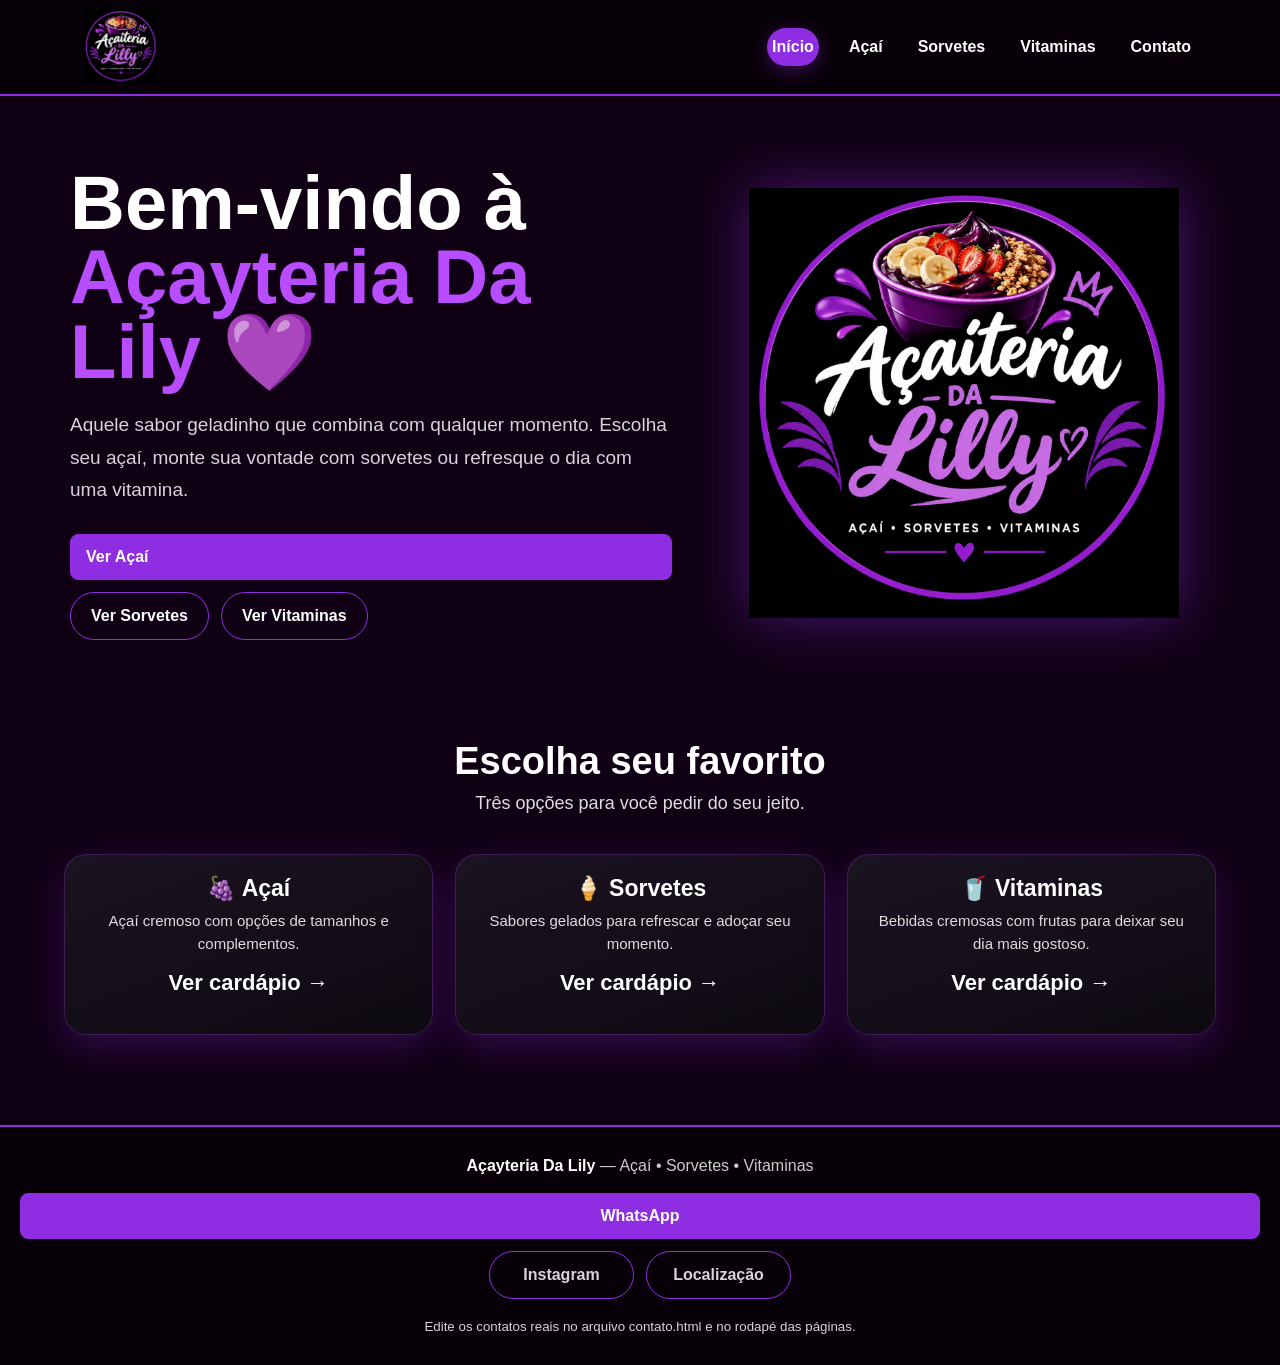
<file: index.html>
<!DOCTYPE html><html lang="pt-BR"><head><title>Açayteria Da Lily | Início</title><meta charset="UTF-8">
<meta name="viewport" content="width=device-width, initial-scale=1.0">
<meta name="description" content="Açayteria Da Lily — açaí, sorvetes e vitaminas.">
<link rel="stylesheet" href="style.css">
<link rel="icon" href="img/logo-acayteria.png">
</head><body>
<header>
  <div class="navbar">
    <a href="index.html"><img class="logo-mini" src="img/logo-acayteria.png" alt="Logo Açayteria Da Lily"></a>
    <nav>
      <a href="index.html" class="ativo">Início</a>
      <a href="acai.html">Açaí</a>
      <a href="sorvetes.html">Sorvetes</a>
      <a href="vitaminas.html">Vitaminas</a>
      <a href="contato.html">Contato</a>
    </nav>
  </div>
</header>
<main>
<section class="hero">
  <div>
    <h1>Bem-vindo à <span class="grad">Açayteria Da Lily</span> 💜</h1>
    <p>Aquele sabor geladinho que combina com qualquer momento. Escolha seu açaí, monte sua vontade com sorvetes ou refresque o dia com uma vitamina.</p>
    <div class="botoes">
      <a class="btn btn-roxo" href="acai.html">Ver Açaí</a>
      <a class="btn btn-outline" href="sorvetes.html">Ver Sorvetes</a>
      <a class="btn btn-outline" href="vitaminas.html">Ver Vitaminas</a>
    </div>
  </div>
  <img class="hero-logo" src="img/logo-acayteria.png" alt="Açayteria Da Lily">
</section>
<section class="secao">
  <div class="titulo"><h2>Escolha seu favorito</h2><p>Três opções para você pedir do seu jeito.</p></div>
  <div class="cards">
    <a class="card" href="acai.html"><div class="card-conteudo"><h3>🍇 Açaí</h3><p>Açaí cremoso com opções de tamanhos e complementos.</p><div class="preco">Ver cardápio →</div></div></a>
    <a class="card" href="sorvetes.html"><div class="card-conteudo"><h3>🍦 Sorvetes</h3><p>Sabores gelados para refrescar e adoçar seu momento.</p><div class="preco">Ver cardápio →</div></div></a>
    <a class="card" href="vitaminas.html"><div class="card-conteudo"><h3>🥤 Vitaminas</h3><p>Bebidas cremosas com frutas para deixar seu dia mais gostoso.</p><div class="preco">Ver cardápio →</div></div></a>
  </div>
</section>
</main><footer>
  <p><strong>Açayteria Da Lily</strong> — Açaí • Sorvetes • Vitaminas</p>
  <div class="social">
    <a class="btn btn-roxo" href="https://wa.me/5500000000000?text=Olá%20Açayteria%20Da%20Lily!" target="_blank">WhatsApp</a>
    <a class="btn btn-outline" href="https://www.instagram.com/" target="_blank">Instagram</a>
    <a class="btn btn-outline" href="https://www.google.com/maps/search/?api=1&query=Açayteria%20Da%20Lily" target="_blank">Localização</a>
  </div>
  <small>Edite os contatos reais no arquivo contato.html e no rodapé das páginas.</small>
</footer></body></html>
</file>
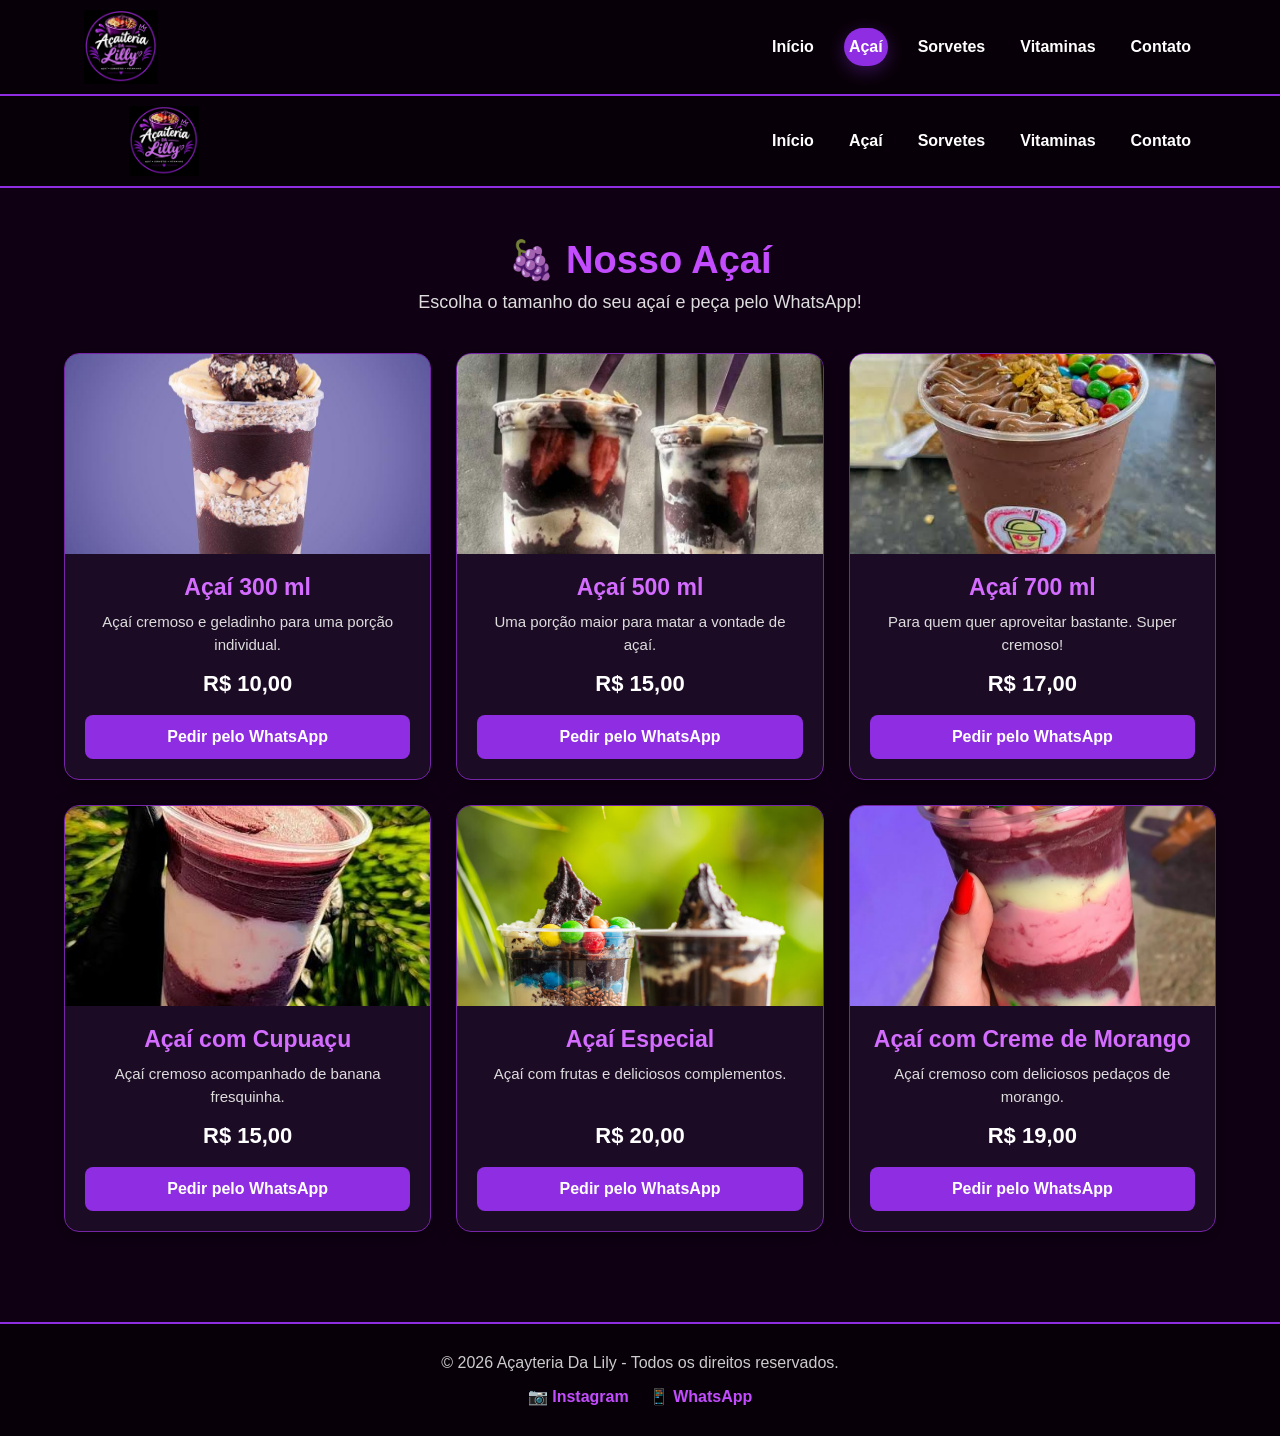
<file: acai.html>
<!DOCTYPE html><html lang="pt-BR"><head><title>Açaí | Açayteria Da Lily</title><meta charset="UTF-8">
<meta name="viewport" content="width=device-width, initial-scale=1.0">
<meta name="description" content="Açayteria Da Lily — açaí, sorvetes e vitaminas.">
<link rel="stylesheet" href="style.css">
<link rel="icon" href="img/logo-acayteria.png">
</head><body>
<header>
  <div class="navbar">
    <a href="index.html"><img class="logo-mini" src="img/logo-acayteria.png" alt="Logo Açayteria Da Lily"></a>
    <nav>
      <a href="index.html">Início</a>
      <a href="acai.html" class="ativo">Açaí</a>
      <a href="sorvetes.html">Sorvetes</a>
      <a href="vitaminas.html">Vitaminas</a>
      <a href="contato.html">Contato</a>
    </nav>
  </div>
</header>

<body>

    <!-- CABEÇALHO -->
    <header>

        <div class="navbar">

            <a href="index.html" class="logo">
                <img src="img/logo-acayteria.png" alt="Açayteria Da Lily">
            </a>

            <nav>
                <a href="index.html">Início</a>
                <a href="acai.html">Açaí</a>
                <a href="sorvetes.html">Sorvetes</a>
                <a href="vitaminas.html">Vitaminas</a>
                <a href="contato.html">Contato</a>
            </nav>

        </div>

    </header>


    <!-- CONTEÚDO PRINCIPAL -->
    <main>

        <section class="secao">

            <div class="titulo">
                <h1>🍇 Nosso Açaí</h1>

                <p>
                    Escolha o tamanho do seu açaí e peça pelo WhatsApp!
                </p>
            </div>


            <!-- PRODUTOS -->
            <div class="grid-produtos">


                <!-- AÇAÍ 300 ML -->
                <article class="card-produto">

                    <div class="imagem-produto">
                        <img src="img/300.jpg" alt="Açaí 300 ml">
                    </div>

                    <div class="card-conteudo">

                        <h2>Açaí 300 ml</h2>

                        <p>
                            Açaí cremoso e geladinho para uma porção individual.
                        </p>

                        <div class="preco">
                            R$ 10,00
                        </div>

                        <a
                            class="btn-roxo"
                            href="https://wa.me/5500000000000?text=Olá!%20Quero%20pedir%20um%20Açaí%20300%20ml,%20por%20favor."
                            target="_blank">
                            Pedir pelo WhatsApp
                        </a>

                    </div>

                </article>


                <!-- AÇAÍ 500 ML -->
                <article class="card-produto">

                    <div class="imagem-produto">
                        <img src="img/500.webp" alt="Açaí 500 ml">
                    </div>

                    <div class="card-conteudo">

                        <h2>Açaí 500 ml</h2>

                        <p>
                            Uma porção maior para matar a vontade de açaí.
                        </p>

                        <div class="preco">
                            R$ 15,00
                        </div>

                        <a
                            class="btn-roxo"
                            href="https://wa.me/5500000000000?text=Olá!%20Quero%20pedir%20um%20Açaí%20500%20ml,%20por%20favor."
                            target="_blank">
                            Pedir pelo WhatsApp
                        </a>

                    </div>

                </article>


                <!-- AÇAÍ 700 ML -->
                <article class="card-produto">

                    <div class="imagem-produto">
                        <img src="img/700.jfif" alt="Açaí 700 ml">
                    </div>

                    <div class="card-conteudo">

                        <h2>Açaí 700 ml</h2>

                        <p>
                            Para quem quer aproveitar bastante. Super cremoso!
                        </p>

                        <div class="preco">
                            R$ 17,00
                        </div>

                        <a
                            class="btn-roxo"
                            href="https://wa.me/5500000000000?text=Olá!%20Quero%20pedir%20um%20Açaí%20700%20ml,%20por%20favor."
                            target="_blank">
                            Pedir pelo WhatsApp
                        </a>

                    </div>

                </article>


                <!-- AÇAÍ COM BANANA -->
                <article class="card-produto">

                    <div class="imagem-produto">
                        <img src="img/cupuaçu.jfif" alt="Açaí com banana">
                    </div>

                    <div class="card-conteudo">

                        <h2>Açaí com Cupuaçu</h2>

                        <p>
                            Açaí cremoso acompanhado de banana fresquinha.
                        </p>

                        <div class="preco">
                            R$ 15,00
                        </div>

                        <a
                            class="btn-roxo"
                            href="https://wa.me/5500000000000?text=Olá!%20Quero%20pedir%20um%20Açaí%20com%20Banana,%20por%20favor."
                            target="_blank">
                            Pedir pelo WhatsApp
                        </a>

                    </div>

                </article>


                <!-- AÇAÍ ESPECIAL -->
                <article class="card-produto">

                    <div class="imagem-produto">
                        <img src="img/especial.jpg" alt="Açaí especial">
                    </div>

                    <div class="card-conteudo">

                        <h2>Açaí Especial</h2>

                        <p>
                            Açaí com frutas e deliciosos complementos.
                        </p>

                        <div class="preco">
                            R$ 20,00
                        </div>

                        <a
                            class="btn-roxo"
                            href="https://wa.me/5500000000000?text=Olá!%20Quero%20pedir%20um%20Açaí%20Especial,%20por%20favor."
                            target="_blank">
                            Pedir pelo WhatsApp
                        </a>

                    </div>

                </article>


                <!-- AÇAÍ COM MORANGO -->
                <article class="card-produto">

                    <div class="imagem-produto">
                        <img src="img/morango.jpg" alt="Açaí com morango">
                    </div>

                    <div class="card-conteudo">

                        <h2>Açaí com Creme de Morango</h2>

                        <p>
                            Açaí cremoso com deliciosos pedaços de morango.
                        </p>

                        <div class="preco">
                            R$ 19,00
                        </div>

                        <a
                            class="btn-roxo"
                            href="https://wa.me/5500000000000?text=Olá!%20Quero%20pedir%20um%20Açaí%20com%20Morango,%20por%20favor."
                            target="_blank">
                            Pedir pelo WhatsApp
                        </a>

                    </div>

                </article>


            </div>

        </section>

    </main>


    <!-- RODAPÉ -->
    <footer>

        <p>
            © 2026 Açayteria Da Lily - Todos os direitos reservados.
        </p>

        <div class="redes">

            <a
                href="https://www.instagram.com/"
                target="_blank">
                📷 Instagram
            </a>

            <a
                href="https://wa.me/5500000000000"
                target="_blank">
                📱 WhatsApp
            </a>

        </div>

    </footer>

</body>

</html>
</file>
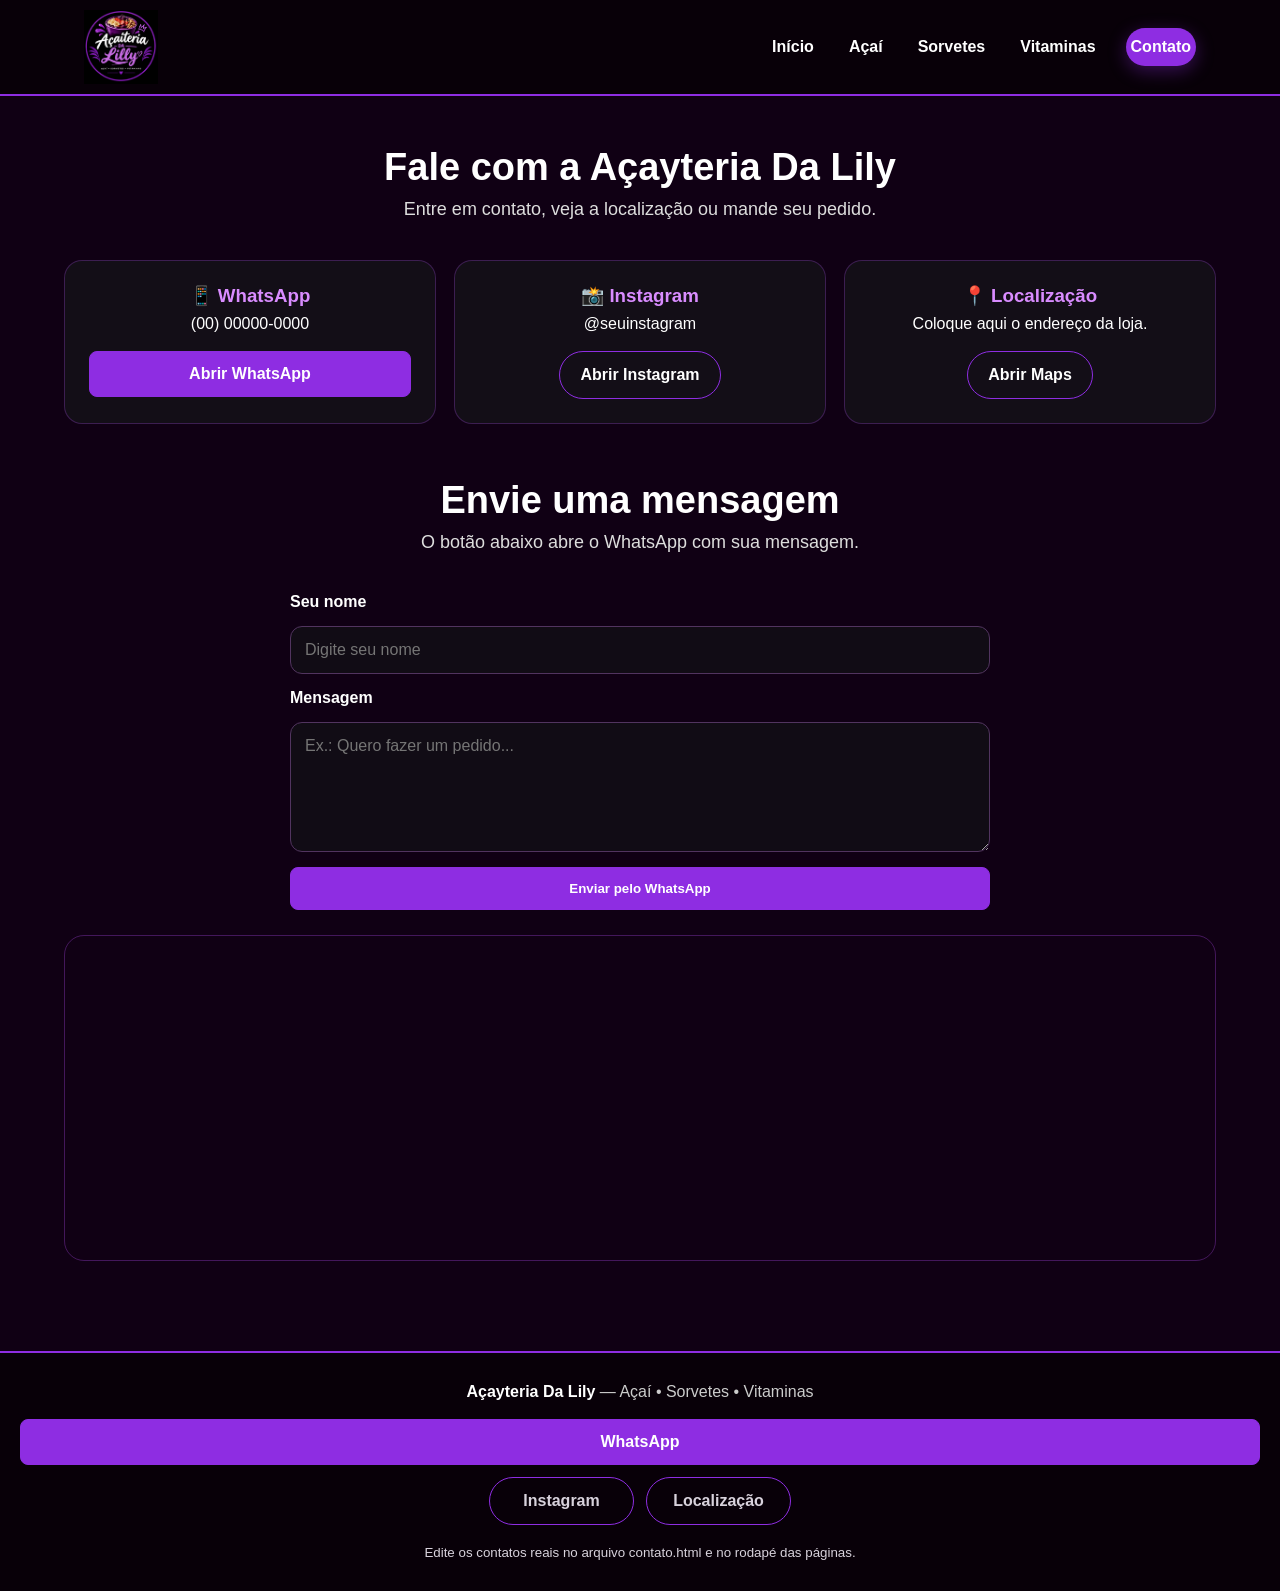
<file: contato.html>
<!DOCTYPE html><html lang="pt-BR"><head><title>Contato | Açayteria Da Lily</title><meta charset="UTF-8">
<meta name="viewport" content="width=device-width, initial-scale=1.0">
<meta name="description" content="Açayteria Da Lily — açaí, sorvetes e vitaminas.">
<link rel="stylesheet" href="style.css">
<link rel="icon" href="img/logo-acayteria.png">
</head><body>
<header>
  <div class="navbar">
    <a href="index.html"><img class="logo-mini" src="img/logo-acayteria.png" alt="Logo Açayteria Da Lily"></a>
    <nav>
      <a href="index.html">Início</a>
      <a href="acai.html">Açaí</a>
      <a href="sorvetes.html">Sorvetes</a>
      <a href="vitaminas.html">Vitaminas</a>
      <a href="contato.html" class="ativo">Contato</a>
    </nav>
  </div>
</header>
<main class="secao">
  <div class="titulo"><h2>Fale com a Açayteria Da Lily</h2><p>Entre em contato, veja a localização ou mande seu pedido.</p></div>
  <div class="info-grid">
    <div class="info"><h3>📱 WhatsApp</h3><p>(00) 00000-0000</p><br><a class="btn btn-roxo" href="https://wa.me/5500000000000?text=Olá%20Açayteria%20Da%20Lily!" target="_blank">Abrir WhatsApp</a></div>
    <div class="info"><h3>📸 Instagram</h3><p>@seuinstagram</p><br><a class="btn btn-outline" href="https://www.instagram.com/" target="_blank">Abrir Instagram</a></div>
    <div class="info"><h3>📍 Localização</h3><p>Coloque aqui o endereço da loja.</p><br><a class="btn btn-outline" href="https://www.google.com/maps/search/?api=1&query=Açayteria%20Da%20Lily" target="_blank">Abrir Maps</a></div>
  </div>
  <section style="margin-top:55px">
    <div class="titulo"><h2>Envie uma mensagem</h2><p>O botão abaixo abre o WhatsApp com sua mensagem.</p></div>
    <form class="formulario" onsubmit="enviarWhatsApp(event)">
      <label for="nome">Seu nome</label><input id="nome" required placeholder="Digite seu nome">
      <label for="mensagem">Mensagem</label><textarea id="mensagem" required placeholder="Ex.: Quero fazer um pedido..."></textarea>
      <button class="btn btn-roxo" type="submit">Enviar pelo WhatsApp</button>
    </form>
  </section>
  <div class="mapa">
    <iframe src="https://www.google.com/maps?q=Açayteria%20Da%20Lily&output=embed" loading="lazy"></iframe>
  </div>
</main>
<script>
function enviarWhatsApp(e){
  e.preventDefault();
  const nome=document.getElementById('nome').value;
  const msg=document.getElementById('mensagem').value;
  const texto=encodeURIComponent(`Olá! Meu nome é ${nome}. ${msg}`);
  window.open('https://wa.me/5500000000000?text='+texto,'_blank');
}
</script>
<footer>
  <p><strong>Açayteria Da Lily</strong> — Açaí • Sorvetes • Vitaminas</p>
  <div class="social">
    <a class="btn btn-roxo" href="https://wa.me/5500000000000?text=Olá%20Açayteria%20Da%20Lily!" target="_blank">WhatsApp</a>
    <a class="btn btn-outline" href="https://www.instagram.com/" target="_blank">Instagram</a>
    <a class="btn btn-outline" href="https://www.google.com/maps/search/?api=1&query=Açayteria%20Da%20Lily" target="_blank">Localização</a>
  </div>
  <small>Edite os contatos reais no arquivo contato.html e no rodapé das páginas.</small>
</footer></body></html>
</file>
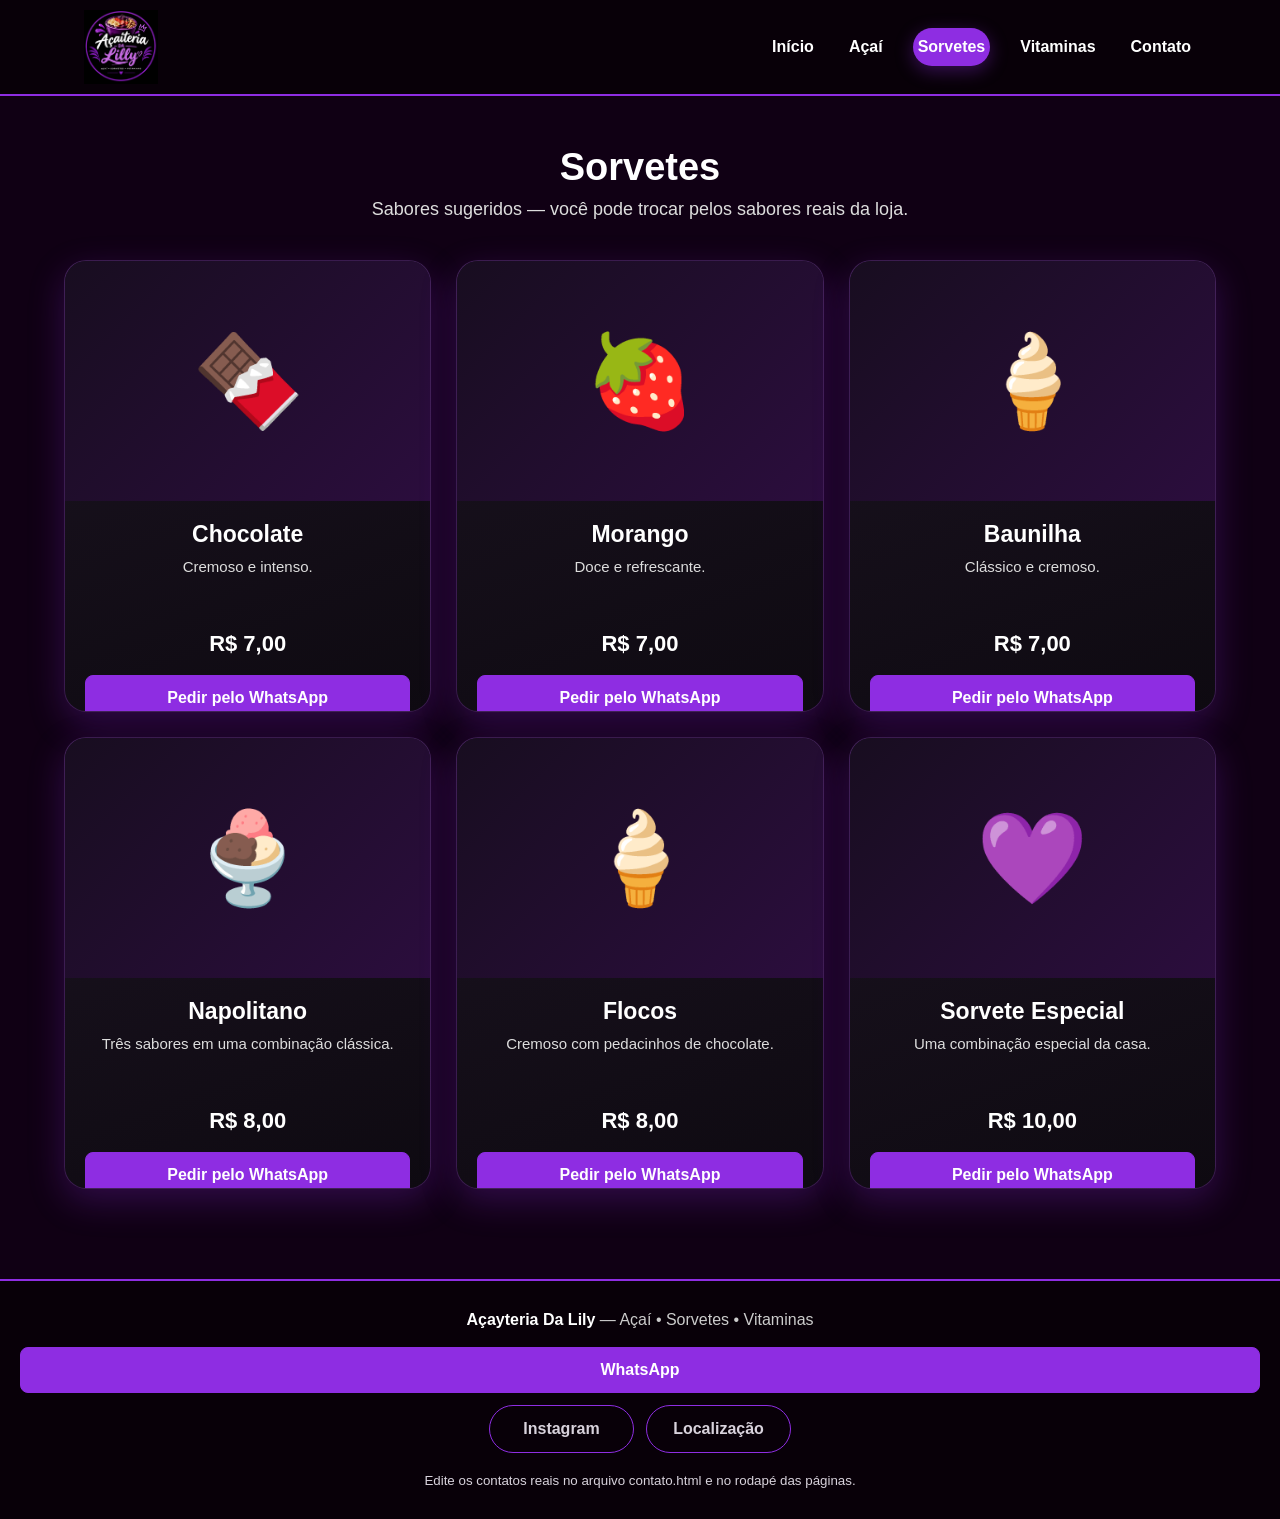
<file: sorvetes.html>
<!DOCTYPE html><html lang="pt-BR"><head><title>Sorvetes | Açayteria Da Lily</title><meta charset="UTF-8">
<meta name="viewport" content="width=device-width, initial-scale=1.0">
<meta name="description" content="Açayteria Da Lily — açaí, sorvetes e vitaminas.">
<link rel="stylesheet" href="style.css">
<link rel="icon" href="img/logo-acayteria.png">
</head><body>
<header>
  <div class="navbar">
    <a href="index.html"><img class="logo-mini" src="img/logo-acayteria.png" alt="Logo Açayteria Da Lily"></a>
    <nav>
      <a href="index.html">Início</a>
      <a href="acai.html">Açaí</a>
      <a href="sorvetes.html" class="ativo">Sorvetes</a>
      <a href="vitaminas.html">Vitaminas</a>
      <a href="contato.html">Contato</a>
    </nav>
  </div>
</header>
<main class="secao">
  <div class="titulo"><h2>Sorvetes</h2><p>Sabores sugeridos — você pode trocar pelos sabores reais da loja.</p></div>
  <div class="grid-produtos"><article class="card produto">
          <div style="height:240px;display:flex;align-items:center;justify-content:center;font-size:90px;background:linear-gradient(135deg,#180d20,#2b0d3d)">🍫</div>
          <div class="card-conteudo">
            <h3>Chocolate</h3><p>Cremoso e intenso.</p><div class="preco">R$ 7,00</div>
            <a class="btn btn-roxo" href="https://wa.me/5500000000000?text=Olá!%20Quero%20pedir%20Chocolate%20por%20favor." target="_blank">Pedir pelo WhatsApp</a>
          </div>
        </article><article class="card produto">
          <div style="height:240px;display:flex;align-items:center;justify-content:center;font-size:90px;background:linear-gradient(135deg,#180d20,#2b0d3d)">🍓</div>
          <div class="card-conteudo">
            <h3>Morango</h3><p>Doce e refrescante.</p><div class="preco">R$ 7,00</div>
            <a class="btn btn-roxo" href="https://wa.me/5500000000000?text=Olá!%20Quero%20pedir%20Morango%20por%20favor." target="_blank">Pedir pelo WhatsApp</a>
          </div>
        </article><article class="card produto">
          <div style="height:240px;display:flex;align-items:center;justify-content:center;font-size:90px;background:linear-gradient(135deg,#180d20,#2b0d3d)">🍦</div>
          <div class="card-conteudo">
            <h3>Baunilha</h3><p>Clássico e cremoso.</p><div class="preco">R$ 7,00</div>
            <a class="btn btn-roxo" href="https://wa.me/5500000000000?text=Olá!%20Quero%20pedir%20Baunilha%20por%20favor." target="_blank">Pedir pelo WhatsApp</a>
          </div>
        </article><article class="card produto">
          <div style="height:240px;display:flex;align-items:center;justify-content:center;font-size:90px;background:linear-gradient(135deg,#180d20,#2b0d3d)">🍨</div>
          <div class="card-conteudo">
            <h3>Napolitano</h3><p>Três sabores em uma combinação clássica.</p><div class="preco">R$ 8,00</div>
            <a class="btn btn-roxo" href="https://wa.me/5500000000000?text=Olá!%20Quero%20pedir%20Napolitano%20por%20favor." target="_blank">Pedir pelo WhatsApp</a>
          </div>
        </article><article class="card produto">
          <div style="height:240px;display:flex;align-items:center;justify-content:center;font-size:90px;background:linear-gradient(135deg,#180d20,#2b0d3d)">🍦</div>
          <div class="card-conteudo">
            <h3>Flocos</h3><p>Cremoso com pedacinhos de chocolate.</p><div class="preco">R$ 8,00</div>
            <a class="btn btn-roxo" href="https://wa.me/5500000000000?text=Olá!%20Quero%20pedir%20Flocos%20por%20favor." target="_blank">Pedir pelo WhatsApp</a>
          </div>
        </article><article class="card produto">
          <div style="height:240px;display:flex;align-items:center;justify-content:center;font-size:90px;background:linear-gradient(135deg,#180d20,#2b0d3d)">💜</div>
          <div class="card-conteudo">
            <h3>Sorvete Especial</h3><p>Uma combinação especial da casa.</p><div class="preco">R$ 10,00</div>
            <a class="btn btn-roxo" href="https://wa.me/5500000000000?text=Olá!%20Quero%20pedir%20Sorvete%20Especial%20por%20favor." target="_blank">Pedir pelo WhatsApp</a>
          </div>
        </article></div>
</main><footer>
  <p><strong>Açayteria Da Lily</strong> — Açaí • Sorvetes • Vitaminas</p>
  <div class="social">
    <a class="btn btn-roxo" href="https://wa.me/5500000000000?text=Olá%20Açayteria%20Da%20Lily!" target="_blank">WhatsApp</a>
    <a class="btn btn-outline" href="https://www.instagram.com/" target="_blank">Instagram</a>
    <a class="btn btn-outline" href="https://www.google.com/maps/search/?api=1&query=Açayteria%20Da%20Lily" target="_blank">Localização</a>
  </div>
  <small>Edite os contatos reais no arquivo contato.html e no rodapé das páginas.</small>
</footer></body></html>
</file>
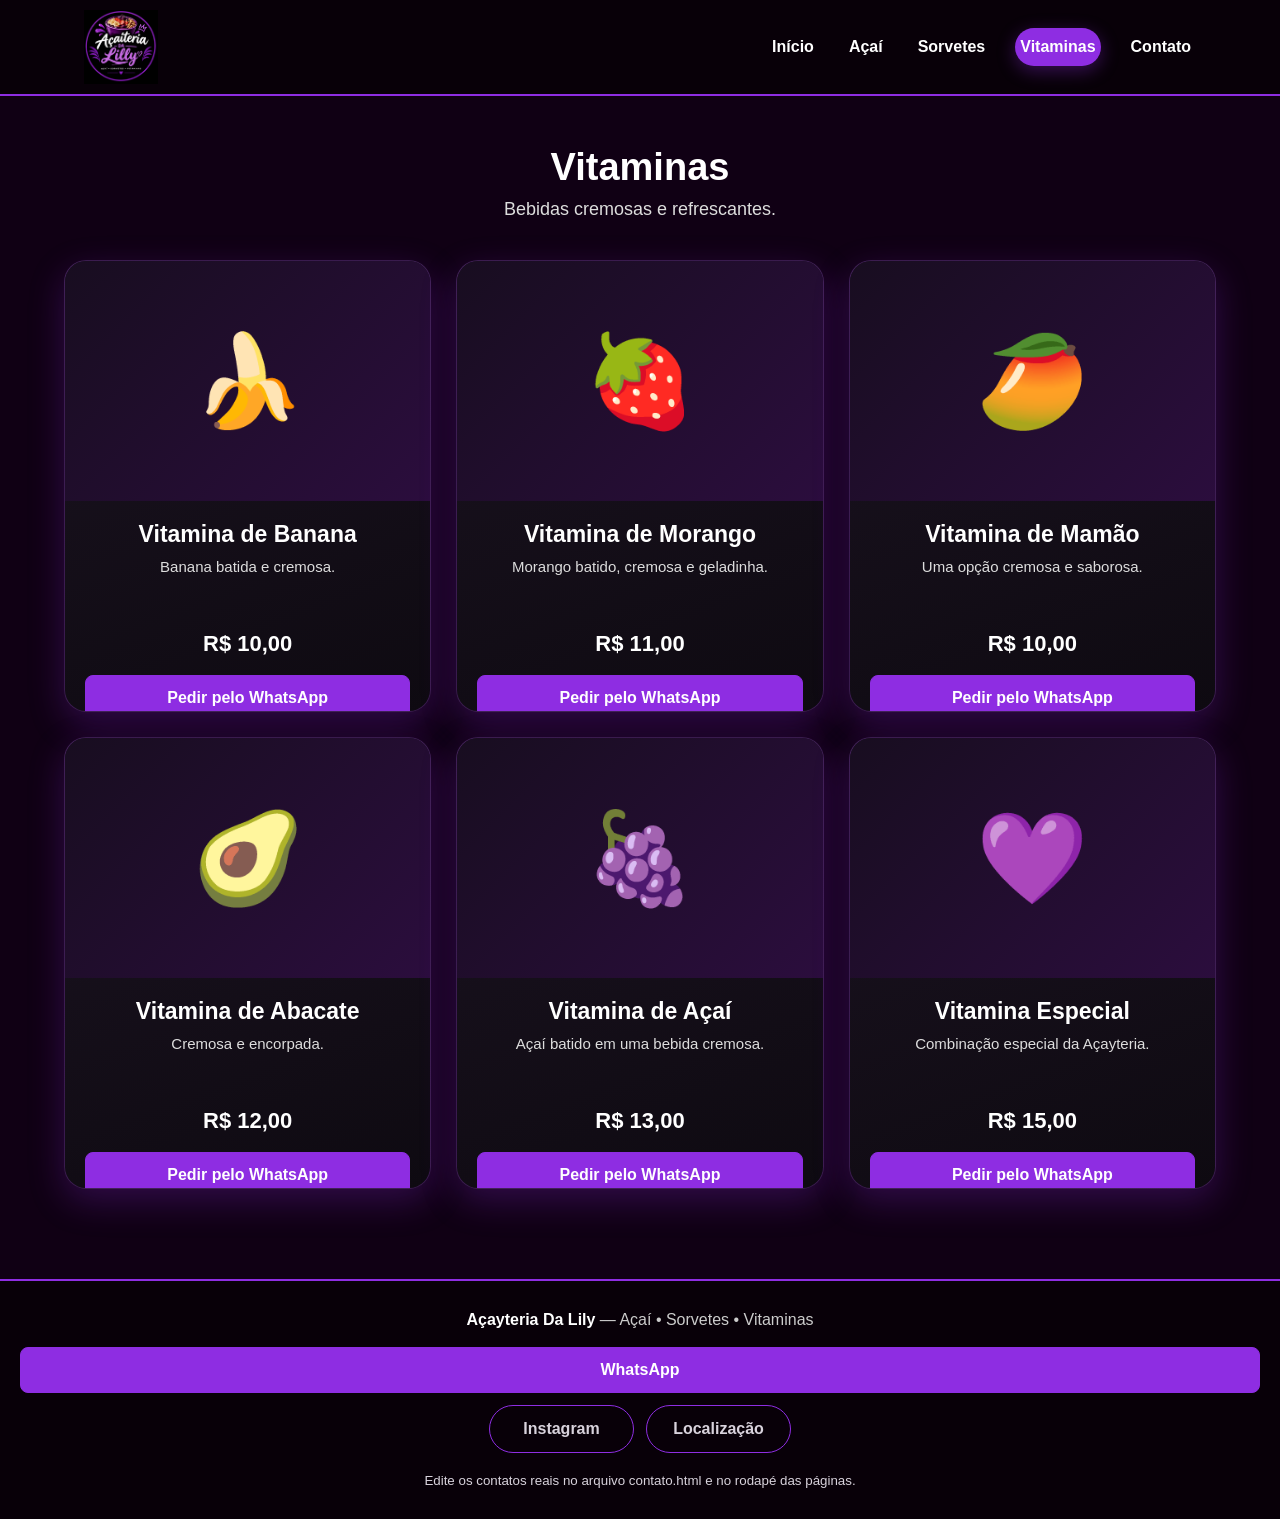
<file: vitaminas.html>
<!DOCTYPE html><html lang="pt-BR"><head><title>Vitaminas | Açayteria Da Lily</title><meta charset="UTF-8">
<meta name="viewport" content="width=device-width, initial-scale=1.0">
<meta name="description" content="Açayteria Da Lily — açaí, sorvetes e vitaminas.">
<link rel="stylesheet" href="style.css">
<link rel="icon" href="img/logo-acayteria.png">
</head><body>
<header>
  <div class="navbar">
    <a href="index.html"><img class="logo-mini" src="img/logo-acayteria.png" alt="Logo Açayteria Da Lily"></a>
    <nav>
      <a href="index.html">Início</a>
      <a href="acai.html">Açaí</a>
      <a href="sorvetes.html">Sorvetes</a>
      <a href="vitaminas.html" class="ativo">Vitaminas</a>
      <a href="contato.html">Contato</a>
    </nav>
  </div>
</header>
<main class="secao">
  <div class="titulo"><h2>Vitaminas</h2><p>Bebidas cremosas e refrescantes.</p></div>
  <div class="grid-produtos"><article class="card produto">
          <div style="height:240px;display:flex;align-items:center;justify-content:center;font-size:90px;background:linear-gradient(135deg,#180d20,#2b0d3d)">🍌</div>
          <div class="card-conteudo">
            <h3>Vitamina de Banana</h3><p>Banana batida e cremosa.</p><div class="preco">R$ 10,00</div>
            <a class="btn btn-roxo" href="https://wa.me/5500000000000?text=Olá!%20Quero%20pedir%20Vitamina%20de%20Banana%20por%20favor." target="_blank">Pedir pelo WhatsApp</a>
          </div>
        </article><article class="card produto">
          <div style="height:240px;display:flex;align-items:center;justify-content:center;font-size:90px;background:linear-gradient(135deg,#180d20,#2b0d3d)">🍓</div>
          <div class="card-conteudo">
            <h3>Vitamina de Morango</h3><p>Morango batido, cremosa e geladinha.</p><div class="preco">R$ 11,00</div>
            <a class="btn btn-roxo" href="https://wa.me/5500000000000?text=Olá!%20Quero%20pedir%20Vitamina%20de%20Morango%20por%20favor." target="_blank">Pedir pelo WhatsApp</a>
          </div>
        </article><article class="card produto">
          <div style="height:240px;display:flex;align-items:center;justify-content:center;font-size:90px;background:linear-gradient(135deg,#180d20,#2b0d3d)">🥭</div>
          <div class="card-conteudo">
            <h3>Vitamina de Mamão</h3><p>Uma opção cremosa e saborosa.</p><div class="preco">R$ 10,00</div>
            <a class="btn btn-roxo" href="https://wa.me/5500000000000?text=Olá!%20Quero%20pedir%20Vitamina%20de%20Mamão%20por%20favor." target="_blank">Pedir pelo WhatsApp</a>
          </div>
        </article><article class="card produto">
          <div style="height:240px;display:flex;align-items:center;justify-content:center;font-size:90px;background:linear-gradient(135deg,#180d20,#2b0d3d)">🥑</div>
          <div class="card-conteudo">
            <h3>Vitamina de Abacate</h3><p>Cremosa e encorpada.</p><div class="preco">R$ 12,00</div>
            <a class="btn btn-roxo" href="https://wa.me/5500000000000?text=Olá!%20Quero%20pedir%20Vitamina%20de%20Abacate%20por%20favor." target="_blank">Pedir pelo WhatsApp</a>
          </div>
        </article><article class="card produto">
          <div style="height:240px;display:flex;align-items:center;justify-content:center;font-size:90px;background:linear-gradient(135deg,#180d20,#2b0d3d)">🍇</div>
          <div class="card-conteudo">
            <h3>Vitamina de Açaí</h3><p>Açaí batido em uma bebida cremosa.</p><div class="preco">R$ 13,00</div>
            <a class="btn btn-roxo" href="https://wa.me/5500000000000?text=Olá!%20Quero%20pedir%20Vitamina%20de%20Açaí%20por%20favor." target="_blank">Pedir pelo WhatsApp</a>
          </div>
        </article><article class="card produto">
          <div style="height:240px;display:flex;align-items:center;justify-content:center;font-size:90px;background:linear-gradient(135deg,#180d20,#2b0d3d)">💜</div>
          <div class="card-conteudo">
            <h3>Vitamina Especial</h3><p>Combinação especial da Açayteria.</p><div class="preco">R$ 15,00</div>
            <a class="btn btn-roxo" href="https://wa.me/5500000000000?text=Olá!%20Quero%20pedir%20Vitamina%20Especial%20por%20favor." target="_blank">Pedir pelo WhatsApp</a>
          </div>
        </article></div>
</main><footer>
  <p><strong>Açayteria Da Lily</strong> — Açaí • Sorvetes • Vitaminas</p>
  <div class="social">
    <a class="btn btn-roxo" href="https://wa.me/5500000000000?text=Olá%20Açayteria%20Da%20Lily!" target="_blank">WhatsApp</a>
    <a class="btn btn-outline" href="https://www.instagram.com/" target="_blank">Instagram</a>
    <a class="btn btn-outline" href="https://www.google.com/maps/search/?api=1&query=Açayteria%20Da%20Lily" target="_blank">Localização</a>
  </div>
  <small>Edite os contatos reais no arquivo contato.html e no rodapé das páginas.</small>
</footer></body></html>
</file>
<file: style.css>
:root{
  --roxo:#8e2de2;
  --roxo-claro:#b84cff;
  --roxo-escuro:#4b087d;
  --preto:#070509;
  --preto-2:#120d17;
  --branco:#fff;
  --cinza:#d8d2dc;
  --card:#17121c;
  --sombra:0 12px 35px rgba(142,45,226,.25);
}
*{box-sizing:border-box;margin:0;padding:0}
html{scroll-behavior:smooth}
body{
  font-family:Arial,Helvetica,sans-serif;
  background:linear-gradient(180deg,var(--preto),#0d0712);
  color:var(--branco);
  min-height:100vh;
}
a{text-decoration:none;color:inherit}
img{max-width:100%;display:block}
header{
  position:sticky;top:0;z-index:1000;
  background:rgba(7,5,9,.94);
  backdrop-filter:blur(10px);
  border-bottom:1px solid rgba(184,76,255,.3);
}
.navbar{
  max-width:1180px;margin:auto;padding:10px 20px;
  display:flex;align-items:center;justify-content:space-between;gap:20px;
}
.logo-mini{width:74px;height:74px;object-fit:contain}
nav{display:flex;gap:8px;align-items:center;flex-wrap:wrap;justify-content:flex-end}
nav a{
  padding:11px 15px;border-radius:25px;font-weight:700;
  transition:.25s;
}
nav a:hover,nav a.ativo{background:var(--roxo);box-shadow:0 5px 18px rgba(142,45,226,.35)}
.hero{
  max-width:1180px;margin:auto;padding:70px 20px 50px;
  display:grid;grid-template-columns:1.1fr .9fr;align-items:center;gap:45px;
}
.hero h1{font-size:clamp(42px,6vw,76px);line-height:.98;margin-bottom:20px}
.grad{color:var(--roxo-claro)}
.hero p{font-size:19px;color:var(--cinza);line-height:1.7;max-width:650px}
.hero-logo{
  width:min(430px,90%);margin:auto;
  filter:drop-shadow(0 0 28px rgba(142,45,226,.45));
}
.botoes{display:flex;gap:12px;flex-wrap:wrap;margin-top:28px}
.btn{
  display:inline-flex;align-items:center;justify-content:center;
  padding:14px 20px;border-radius:30px;font-weight:800;
  border:1px solid var(--roxo);transition:.25s;cursor:pointer;
}
.btn-roxo{background:var(--roxo)}
.btn-roxo:hover{transform:translateY(-2px);background:var(--roxo-claro)}
.btn-outline{background:transparent}
.btn-outline:hover{background:rgba(142,45,226,.15)}
.secao{max-width:1180px;margin:auto;padding:55px 20px}
.titulo{text-align:center;margin-bottom:32px}
.titulo h2{font-size:38px;margin-bottom:10px}
.titulo p{color:var(--cinza)}
.cards{
  display:grid;grid-template-columns:repeat(3,1fr);gap:22px
}
.card{
  background:linear-gradient(160deg,#1b1321,#0e0a11);
  border:1px solid rgba(184,76,255,.25);border-radius:22px;
  overflow:hidden;box-shadow:var(--sombra);
  transition:.25s;
}
.card:hover{transform:translateY(-6px);border-color:var(--roxo)}
.card img{width:100%;height:220px;object-fit:cover;background:#25132f}
.card-conteudo{padding:20px}
.card h3{font-size:23px;margin-bottom:8px}
.card p{color:var(--cinza);line-height:1.55}
.preco{font-size:21px;font-weight:900;color:#d98cff;margin:15px 0}
.grid-produtos{display:grid;grid-template-columns:repeat(3,1fr);gap:22px}
.produto img{height:240px;object-fit:cover}
.produto .card-conteudo{display:flex;flex-direction:column;height:210px}
.produto .btn{margin-top:auto;width:100%}
.aviso{
  max-width:850px;margin:0 auto 30px;padding:15px 18px;
  border-left:4px solid var(--roxo);background:#17101d;border-radius:10px;color:var(--cinza)
}
footer{
  margin-top:50px;padding:35px 20px;text-align:center;
  border-top:1px solid rgba(184,76,255,.25);color:var(--cinza)
}
footer strong{color:#fff}
.social{display:flex;justify-content:center;gap:12px;flex-wrap:wrap;margin:18px 0}
.social a{min-width:145px}
.formulario{max-width:700px;margin:auto;display:grid;gap:15px}
.formulario label{font-weight:700}
.formulario input,.formulario textarea{
  width:100%;padding:14px;border-radius:12px;border:1px solid #51345f;
  background:#110c15;color:white;font:inherit;outline:none
}
.formulario input:focus,.formulario textarea:focus{border-color:var(--roxo)}
.formulario textarea{min-height:130px;resize:vertical}
.info-grid{display:grid;grid-template-columns:repeat(3,1fr);gap:18px;margin-top:30px}
.info{padding:24px;border:1px solid rgba(184,76,255,.25);border-radius:18px;background:#130e17;text-align:center}
.info h3{margin-bottom:8px;color:#d98cff}
.mapa{margin-top:25px;border-radius:20px;overflow:hidden;border:1px solid rgba(184,76,255,.3)}
.mapa iframe{width:100%;height:320px;border:0}
@media(max-width:850px){
  .hero{grid-template-columns:1fr;text-align:center;padding-top:45px}
  .hero p{margin:auto}.botoes{justify-content:center}
  .cards,.grid-produtos,.info-grid{grid-template-columns:1fr}
  nav{gap:4px}nav a{padding:9px 10px;font-size:14px}
  .logo-mini{width:62px;height:62px}
}

/* =========================
   CONFIGURAÇÃO GERAL
========================= */

* {
    margin: 0;
    padding: 0;
    box-sizing: border-box;
}

body {
    font-family: Arial, sans-serif;
    background: #100014;
    color: white;
}


/* =========================
   MENU
========================= */

header {
    background: #080008;
    border-bottom: 2px solid #8e2de2;
}

.navbar {
    width: 90%;
    max-width: 1200px;
    margin: auto;

    min-height: 90px;

    display: flex;
    align-items: center;
    justify-content: space-between;

    gap: 30px;
}


/* LOGO */

.logo {
    display: flex;
    align-items: center;
}

.logo img {
    width: 160px;
    height: 70px;

    object-fit: contain;

    display: block;
}


/* MENU */

nav {
    display: flex;
    align-items: center;
    gap: 25px;
}

nav a {
    color: white;
    text-decoration: none;

    font-size: 16px;
    font-weight: bold;

    padding: 10px 5px;

    transition: 0.3s;
}

nav a:hover {
    color: #c44cff;
}


/* =========================
   CONTEÚDO
========================= */

.secao {
    width: 90%;
    max-width: 1200px;

    margin: auto;

    padding: 50px 0;
}


/* TÍTULO */

.titulo {
    text-align: center;
    margin-bottom: 40px;
}

.titulo h1 {
    font-size: 38px;
    color: #c44cff;

    margin-bottom: 10px;
}

.titulo p {
    font-size: 18px;
    color: #ddd;
}


/* =========================
   PRODUTOS
========================= */

.grid-produtos {
    display: grid;

    grid-template-columns: repeat(3, 1fr);

    gap: 25px;
}


/* CARD */

.card-produto {
    background: #1c0b25;

    border: 1px solid #7624a8;

    border-radius: 15px;

    overflow: hidden;

    box-shadow: 0 5px 20px rgba(0, 0, 0, 0.4);

    transition: 0.3s;
}

.card-produto:hover {
    transform: translateY(-5px);

    border-color: #c44cff;
}


/* =========================
   IMAGEM DO PRODUTO
========================= */

.imagem-produto {
    width: 100%;
    height: 220px;

    display: flex;
    align-items: center;
    justify-content: center;

    background: linear-gradient(
        135deg,
        #3c1b58,
        #8e2de2
    );

    overflow: hidden;
}

.imagem-produto img {
    width: 100%;
    height: 100%;

    object-fit: cover;

    display: block;
}


/* =========================
   CONTEÚDO DO CARD
========================= */

.card-conteudo {
    padding: 20px;

    text-align: center;
}

.card-conteudo h2 {
    color: #d36cff;

    font-size: 23px;

    margin-bottom: 10px;
}

.card-conteudo p {
    color: #ddd;

    font-size: 15px;

    line-height: 1.5;

    min-height: 45px;

    margin-bottom: 15px;
}


/* PREÇO */

.preco {
    font-size: 22px;

    font-weight: bold;

    color: white;

    margin-bottom: 18px;
}


/* =========================
   BOTÃO WHATSAPP
========================= */

.btn-roxo {
    display: inline-block;

    width: 100%;

    padding: 13px 15px;

    background: #8e2de2;

    color: white;

    text-decoration: none;

    font-weight: bold;

    border-radius: 8px;

    transition: 0.3s;
}

.btn-roxo:hover {
    background: #b13cff;

    transform: scale(1.02);
}


/* =========================
   RODAPÉ
========================= */

footer {
    background: #080008;

    text-align: center;

    padding: 30px 20px;

    margin-top: 40px;

    border-top: 2px solid #8e2de2;
}

footer p {
    color: #ccc;

    margin-bottom: 15px;
}

.redes {
    display: flex;

    justify-content: center;

    gap: 20px;
}

.redes a {
    color: #c44cff;

    text-decoration: none;

    font-weight: bold;
}

.redes a:hover {
    color: white;
}


/* =========================
   CELULAR
========================= */

@media (max-width: 800px) {

    .navbar {
        flex-direction: column;

        padding: 20px 0;
    }

    .logo img {
        width: 150px;
        height: 65px;
    }

    nav {
        flex-wrap: wrap;

        justify-content: center;

        gap: 10px;
    }

    .grid-produtos {
        grid-template-columns: 1fr;
    }

    .titulo h1 {
        font-size: 30px;
    }
}

.imagem-produto {
    width: 100%;
    height: 200px;
    overflow: hidden;
}

.imagem-produto img {
    width: 100%;
    height: 200px;
    object-fit: cover;
    object-position: center;
    display: block;
}
</file>
